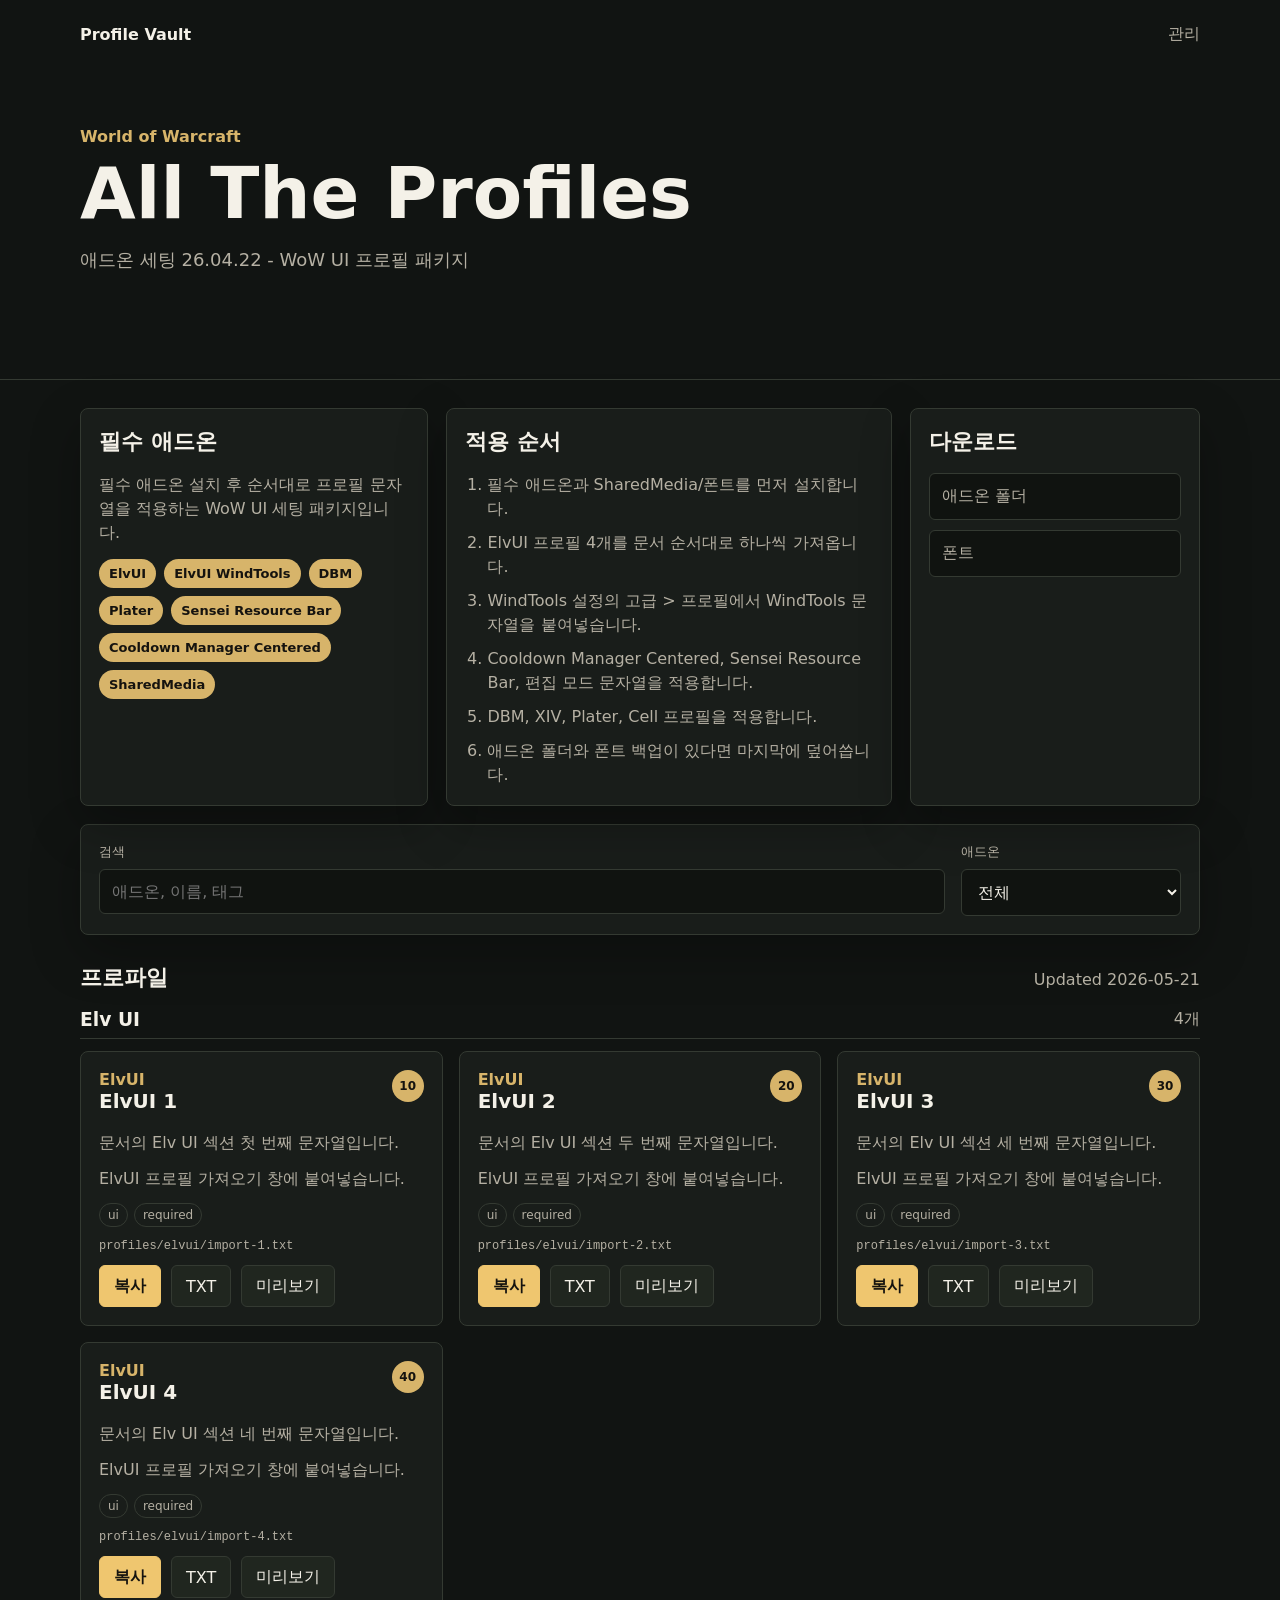
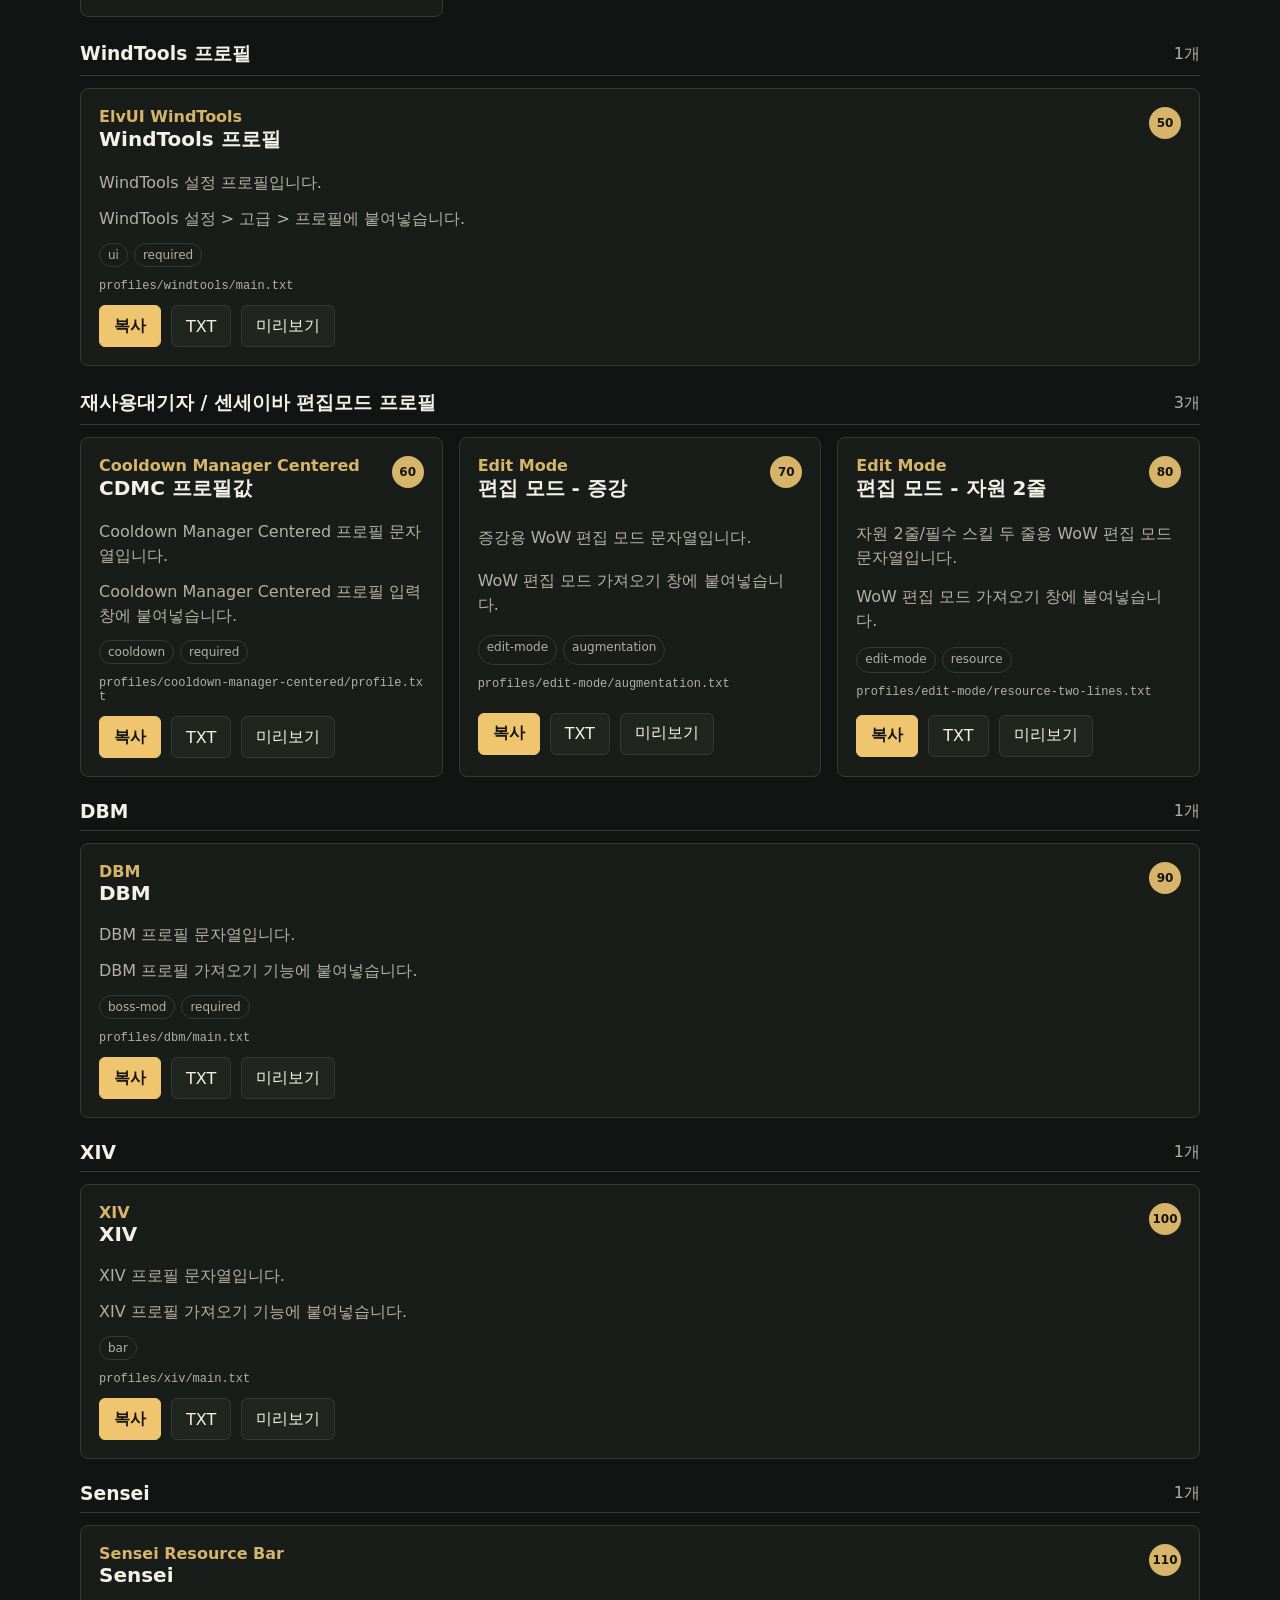
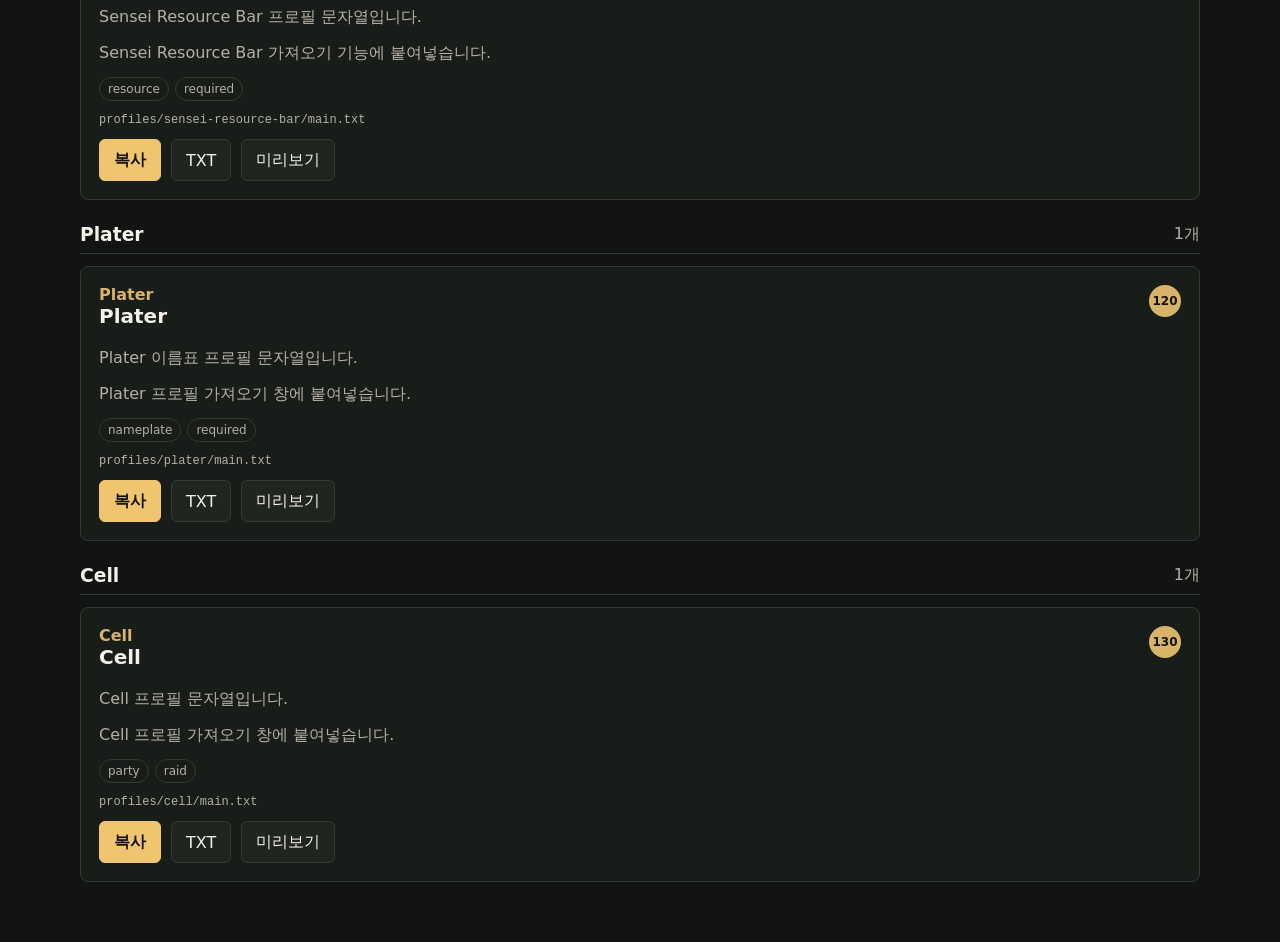
<file: index.html>
<!doctype html>
<html lang="ko">
  <head>
    <meta charset="utf-8">
    <meta name="viewport" content="width=device-width, initial-scale=1">
    <title>WoW Addon Profile Vault</title>
    <link rel="stylesheet" href="assets/styles.css">
    <script defer src="assets/app.js"></script>
  </head>
  <body>
    <header class="site-header">
      <nav class="topbar" aria-label="주요 메뉴">
        <a class="brand" href="index.html">Profile Vault</a>
        <a class="nav-link" href="admin.html">관리</a>
      </nav>
      <section class="hero">
        <div>
          <p class="eyebrow">World of Warcraft</p>
          <h1 id="site-title">애드온 프로파일 보관함</h1>
          <p id="site-subtitle">ElvUI, Details!, DBM, 편집 모드 프로파일을 한곳에서 복사하세요.</p>
        </div>
        <a id="download-link" class="button primary hidden" href="#" target="_blank" rel="noreferrer">백업 다운로드</a>
      </section>
    </header>

    <main class="layout">
      <section class="setup-overview">
        <div class="overview-block">
          <div class="section-heading">
            <h2>필수 애드온</h2>
          </div>
          <p id="package-summary" class="overview-copy"></p>
          <div id="required-addons" class="pill-list"></div>
        </div>
        <div class="overview-block">
          <div class="section-heading">
            <h2>적용 순서</h2>
          </div>
          <ol id="apply-order" class="step-list"></ol>
        </div>
        <div class="overview-block">
          <div class="section-heading">
            <h2>다운로드</h2>
          </div>
          <div id="resource-links" class="resource-list"></div>
        </div>
      </section>

      <section class="toolbar" aria-label="검색 및 필터">
        <label class="search-field">
          <span>검색</span>
          <input id="search-input" type="search" placeholder="애드온, 이름, 태그">
        </label>
        <label class="select-field">
          <span>애드온</span>
          <select id="addon-filter">
            <option value="">전체</option>
          </select>
        </label>
      </section>

      <section>
        <div class="section-heading">
          <h2>프로파일</h2>
          <p id="updated-at"></p>
        </div>
        <div id="profile-list" class="profile-grid"></div>
        <p id="empty-state" class="empty hidden">조건에 맞는 프로파일이 없습니다.</p>
      </section>
    </main>
  </body>
</html>
</file>
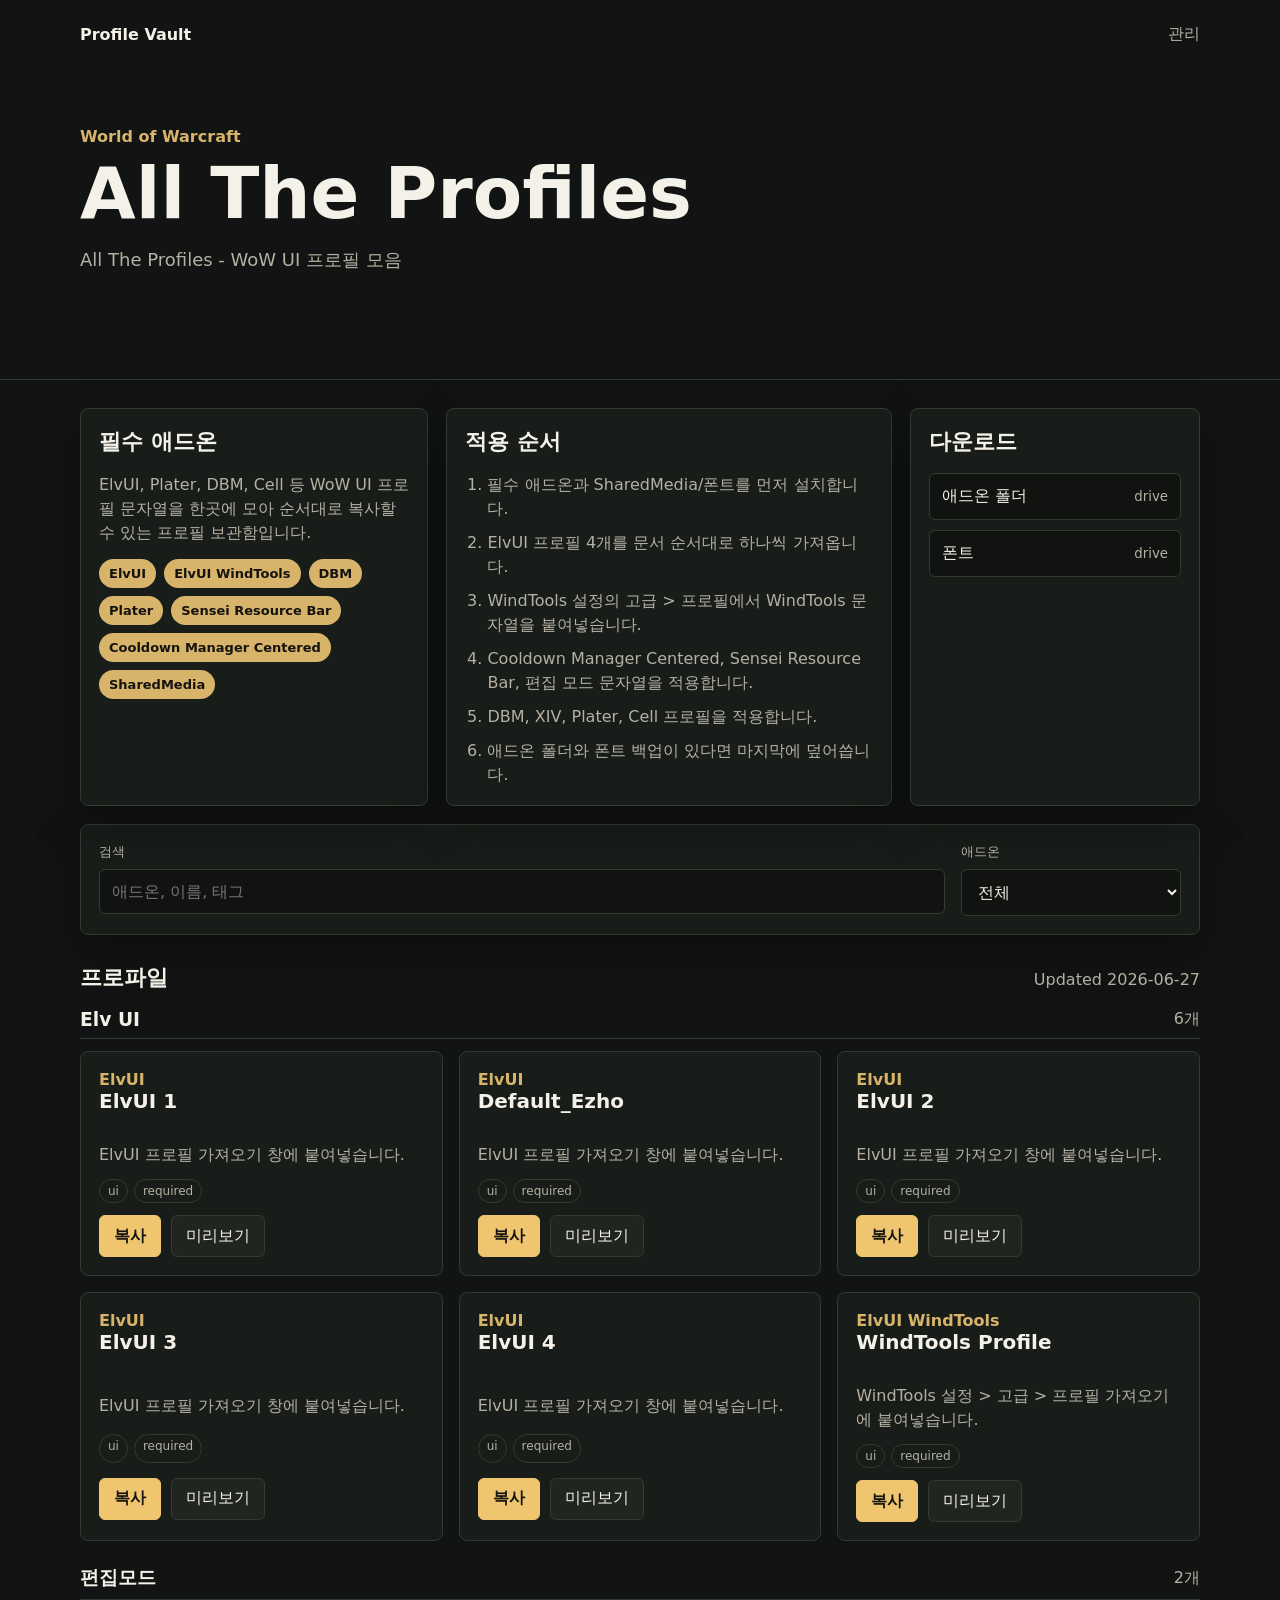
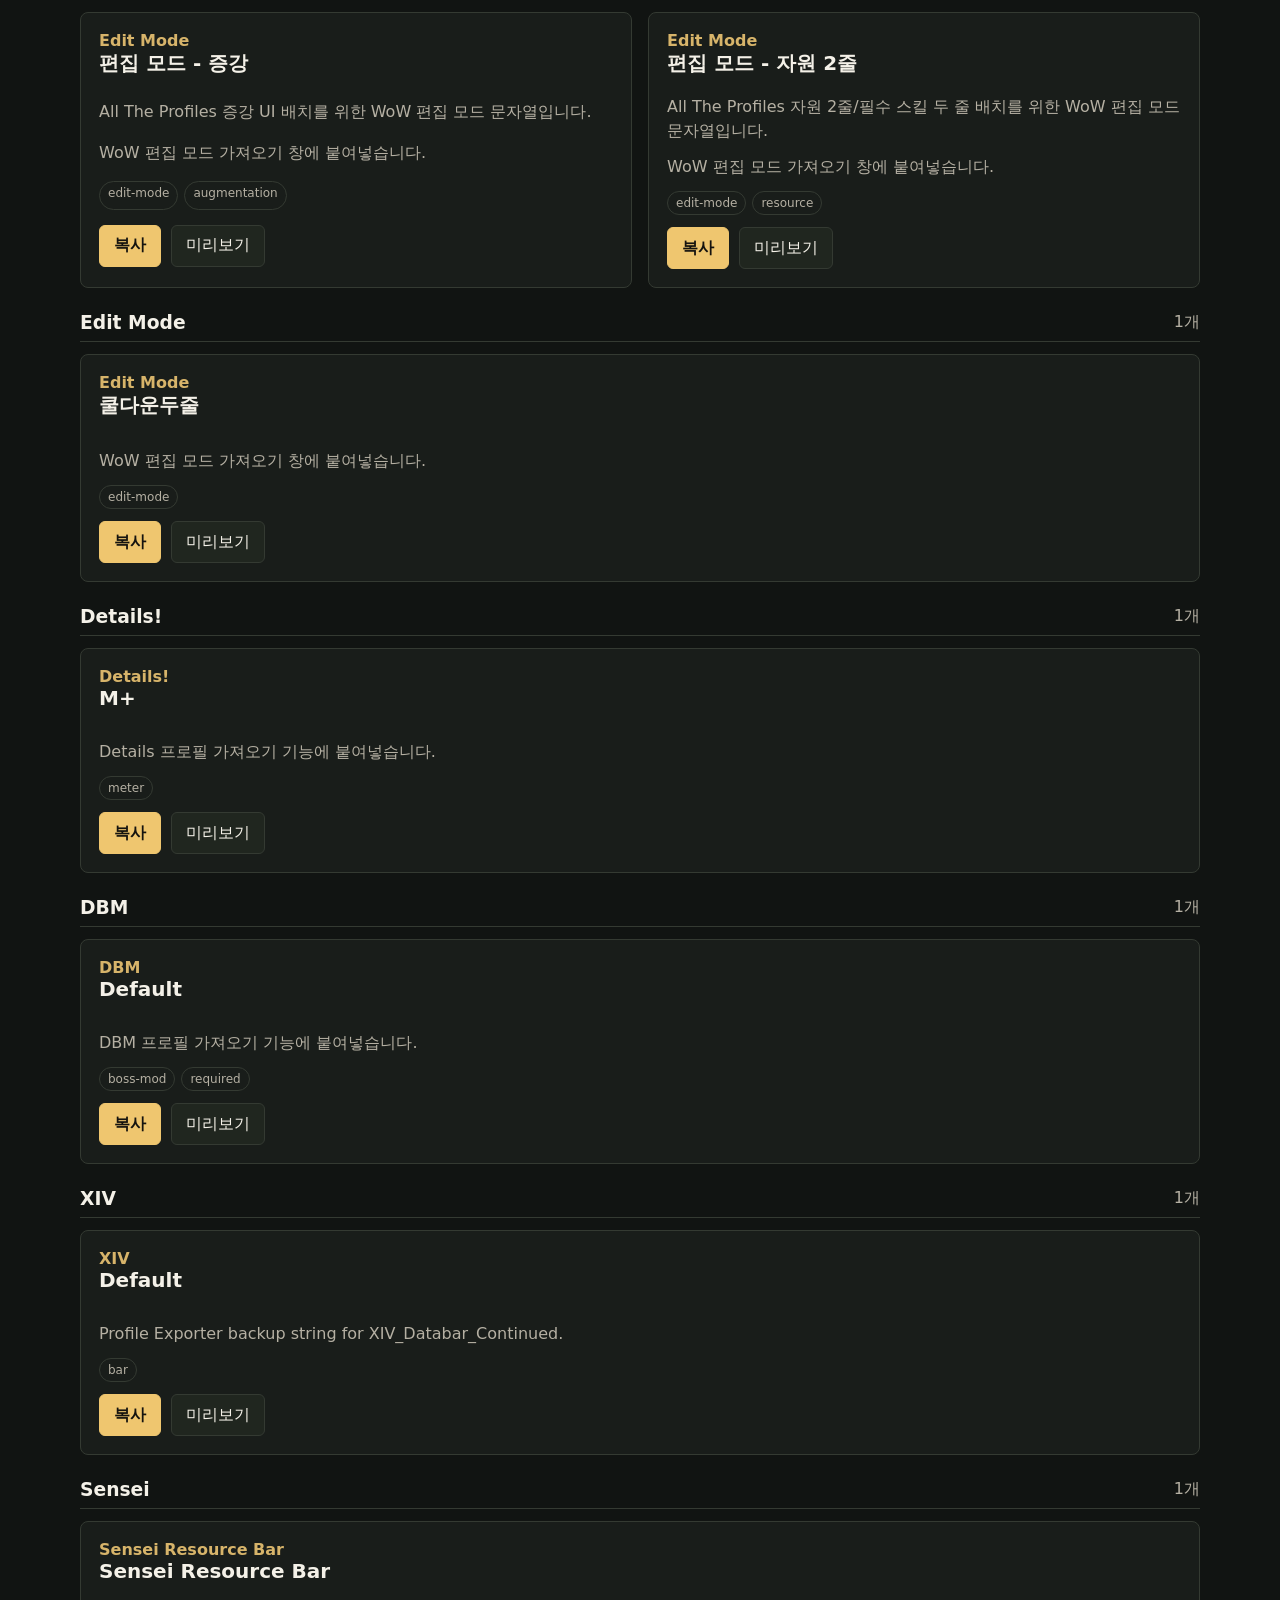
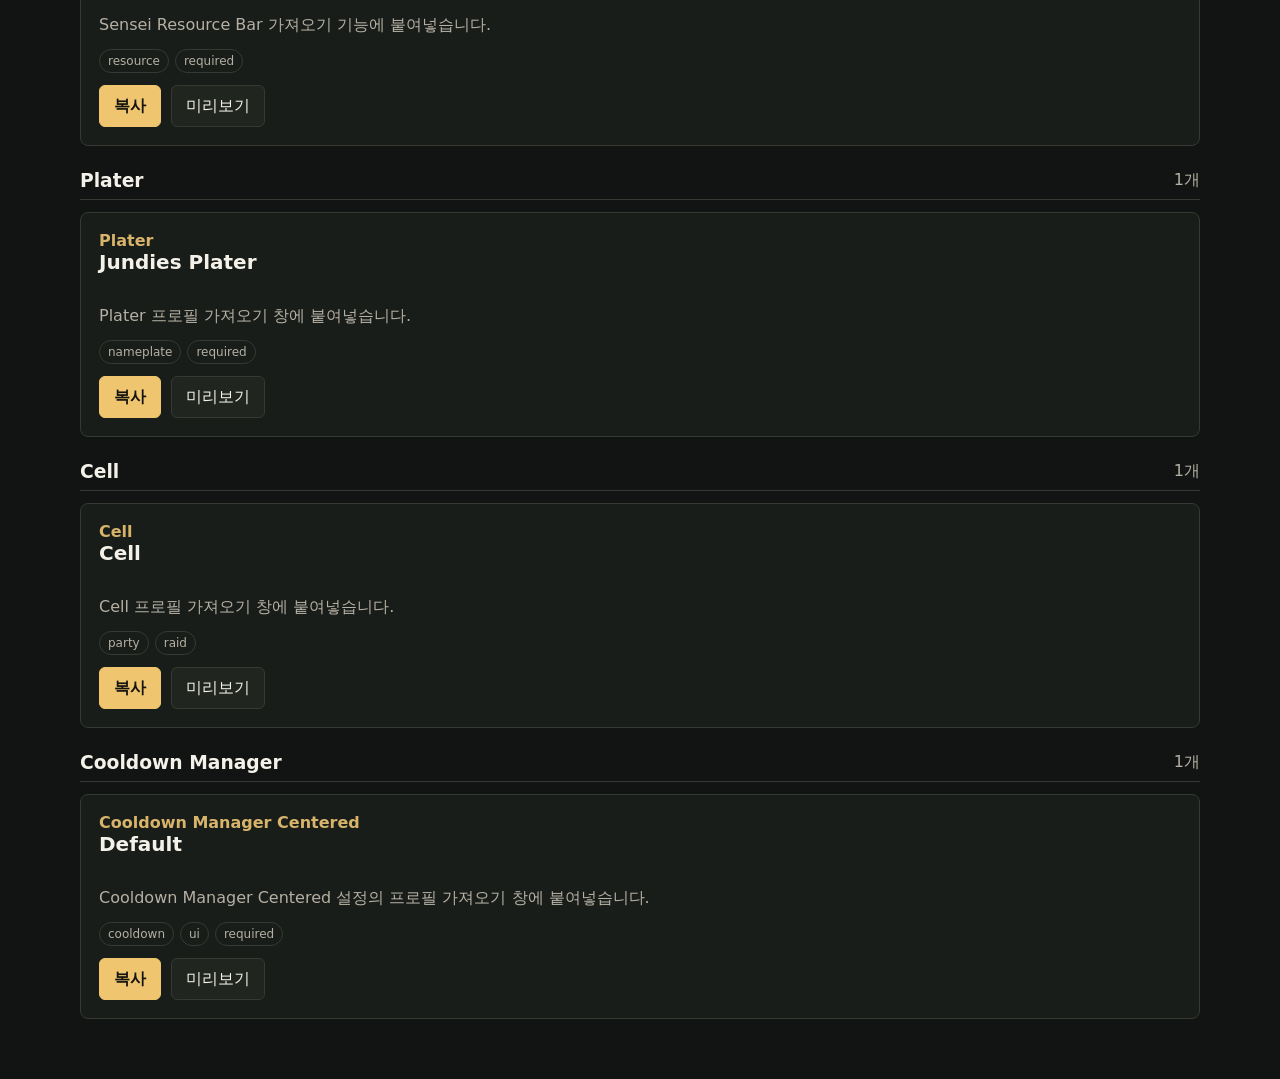
<file: docs/index.html>
<!doctype html>
<html lang="ko">
  <head>
    <meta charset="utf-8">
    <meta name="viewport" content="width=device-width, initial-scale=1">
    <title>WoW Addon Profile Vault</title>
    <link rel="stylesheet" href="assets/styles.css">
    <script defer src="assets/app.js"></script>
  </head>
  <body>
    <header class="site-header">
      <nav class="topbar" aria-label="주요 메뉴">
        <a class="brand" href="index.html">Profile Vault</a>
        <a class="nav-link" href="admin.html">관리</a>
      </nav>
      <section class="hero">
        <div>
          <p class="eyebrow">World of Warcraft</p>
          <h1 id="site-title">All The Profiles</h1>
          <p id="site-subtitle">WoW UI 프로필 문자열을 한곳에서 확인하고 복사하세요.</p>
        </div>
      </section>
    </header>

    <main class="layout">
      <section class="setup-overview">
        <div class="overview-block">
          <div class="section-heading">
            <h2>필수 애드온</h2>
          </div>
          <p id="package-summary" class="overview-copy"></p>
          <div id="required-addons" class="pill-list"></div>
        </div>
        <div class="overview-block">
          <div class="section-heading">
            <h2>적용 순서</h2>
          </div>
          <ol id="apply-order" class="step-list"></ol>
        </div>
        <div class="overview-block">
          <div class="section-heading">
            <h2>다운로드</h2>
          </div>
          <div id="resource-links" class="resource-list"></div>
        </div>
      </section>

      <section class="toolbar" aria-label="검색 및 필터">
        <label class="search-field">
          <span>검색</span>
          <input id="search-input" type="search" placeholder="애드온, 이름, 태그">
        </label>
        <label class="select-field">
          <span>애드온</span>
          <select id="addon-filter">
            <option value="">전체</option>
          </select>
        </label>
      </section>

      <section>
        <div class="section-heading">
          <h2>프로파일</h2>
          <p id="updated-at"></p>
        </div>
        <div id="profile-list" class="profile-grid"></div>
        <p id="empty-state" class="empty hidden">조건에 맞는 프로파일이 없습니다.</p>
      </section>
    </main>
  </body>
</html>
</file>
<file: assets/styles.css>
:root {
  color-scheme: dark;
  --bg: #111412;
  --panel: #191d1a;
  --panel-strong: #20261f;
  --text: #f4f1e8;
  --muted: #b5b0a3;
  --line: #343a32;
  --accent: #d7b46a;
  --accent-strong: #efc66f;
  --danger: #e16f5f;
  --shadow: 0 18px 50px rgba(0, 0, 0, 0.28);
  font-family: Inter, ui-sans-serif, system-ui, -apple-system, BlinkMacSystemFont, "Segoe UI", sans-serif;
}

* {
  box-sizing: border-box;
}

body {
  margin: 0;
  background: var(--bg);
  color: var(--text);
}

a {
  color: inherit;
}

button,
input,
select,
textarea {
  font: inherit;
}

.site-header {
  min-height: 380px;
  background:
    linear-gradient(90deg, rgba(17, 20, 18, 0.92), rgba(17, 20, 18, 0.5)),
    url("https://images.unsplash.com/photo-1511512578047-dfb367046420?auto=format&fit=crop&w=1800&q=80");
  background-position: center;
  background-size: cover;
  border-bottom: 1px solid var(--line);
}

.site-header.compact {
  min-height: 270px;
}

.topbar,
.hero,
.layout {
  width: min(1120px, calc(100% - 32px));
  margin: 0 auto;
}

.topbar {
  height: 68px;
  display: flex;
  align-items: center;
  justify-content: space-between;
}

.brand {
  font-weight: 800;
  text-decoration: none;
  letter-spacing: 0;
}

.nav-link {
  color: var(--muted);
  text-decoration: none;
}

.hero {
  min-height: 300px;
  display: flex;
  align-items: center;
  justify-content: space-between;
  gap: 24px;
  padding-bottom: 34px;
}

.compact .hero {
  min-height: 190px;
}

.eyebrow {
  color: var(--accent);
  font-weight: 700;
  margin: 0 0 12px;
}

h1,
h2,
p {
  margin-top: 0;
}

h1 {
  max-width: 760px;
  font-size: clamp(38px, 6vw, 72px);
  line-height: 0.98;
  margin-bottom: 18px;
}

h2 {
  font-size: 22px;
  margin-bottom: 0;
}

h3,
h4 {
  margin-top: 0;
}

.hero p:not(.eyebrow) {
  max-width: 680px;
  color: var(--muted);
  font-size: 18px;
  line-height: 1.6;
  margin-bottom: 0;
}

.layout {
  padding: 28px 0 60px;
}

.toolbar,
.panel {
  background: var(--panel);
  border: 1px solid var(--line);
  border-radius: 8px;
  box-shadow: var(--shadow);
}

.setup-overview {
  display: grid;
  grid-template-columns: minmax(0, 0.9fr) minmax(0, 1.15fr) minmax(0, 0.75fr);
  gap: 18px;
  margin-bottom: 18px;
}

.overview-block {
  background: var(--panel);
  border: 1px solid var(--line);
  border-radius: 8px;
  padding: 18px;
  box-shadow: var(--shadow);
}

.pill-list {
  display: flex;
  flex-wrap: wrap;
  gap: 8px;
}

.overview-copy {
  color: var(--muted);
  line-height: 1.5;
  margin-bottom: 14px;
}

.pill {
  color: #15130f;
  background: var(--accent);
  border-radius: 999px;
  padding: 7px 10px;
  font-size: 13px;
  font-weight: 800;
}

.step-list {
  display: grid;
  gap: 10px;
  margin: 0;
  padding-left: 22px;
  color: var(--muted);
  line-height: 1.5;
}

.resource-list {
  display: grid;
  gap: 10px;
}

.resource-item {
  display: flex;
  align-items: center;
  justify-content: space-between;
  gap: 12px;
  color: var(--text);
  background: #101310;
  border: 1px solid var(--line);
  border-radius: 6px;
  padding: 12px;
  text-decoration: none;
}

.resource-item.disabled {
  color: var(--muted);
}

.resource-item small {
  color: var(--muted);
}

.toolbar {
  display: grid;
  grid-template-columns: 1fr 220px;
  gap: 16px;
  padding: 18px;
  margin-bottom: 28px;
}

label span {
  display: block;
  color: var(--muted);
  font-size: 13px;
  margin-bottom: 8px;
}

input,
select,
textarea {
  width: 100%;
  color: var(--text);
  background: #101310;
  border: 1px solid var(--line);
  border-radius: 6px;
  padding: 12px 12px;
  outline: none;
}

textarea {
  resize: vertical;
  min-height: 180px;
  font-family: "Cascadia Mono", Consolas, monospace;
  line-height: 1.45;
}

input:focus,
select:focus,
textarea:focus {
  border-color: var(--accent);
}

.section-heading {
  display: flex;
  align-items: baseline;
  justify-content: space-between;
  gap: 16px;
  margin-bottom: 16px;
}

.section-heading p {
  color: var(--muted);
  margin-bottom: 0;
}

.profile-grid {
  display: grid;
  gap: 24px;
}

.profile-group {
  display: grid;
  gap: 12px;
}

.group-heading {
  display: flex;
  align-items: center;
  justify-content: space-between;
  border-bottom: 1px solid var(--line);
  padding-bottom: 8px;
}

.group-heading h3 {
  margin-bottom: 0;
}

.group-heading span,
.instruction {
  color: var(--muted);
}

.profile-grid-inner {
  display: grid;
  grid-template-columns: repeat(auto-fit, minmax(290px, 1fr));
  gap: 16px;
}

.profile-card {
  display: grid;
  gap: 12px;
  background: var(--panel);
  border: 1px solid var(--line);
  border-radius: 8px;
  padding: 18px;
}

.profile-card header {
  display: flex;
  align-items: flex-start;
  justify-content: space-between;
  gap: 14px;
}

.profile-card h4 {
  margin: 0 0 6px;
  font-size: 20px;
}

.profile-card .addon {
  color: var(--accent);
  font-weight: 700;
}

.order-badge {
  min-width: 32px;
  height: 32px;
  display: inline-flex;
  align-items: center;
  justify-content: center;
  color: #15130f;
  background: var(--accent);
  border-radius: 50%;
  font-size: 12px;
  font-weight: 900;
}

.profile-card p {
  color: var(--muted);
  line-height: 1.5;
  margin-bottom: 0;
}

.profile-body {
  max-height: 130px;
  overflow: hidden;
  color: #d9d5ca;
  background: #0e110f;
  border: 1px solid var(--line);
  border-radius: 6px;
  padding: 12px;
  white-space: pre-wrap;
  word-break: break-all;
  font-family: "Cascadia Mono", Consolas, monospace;
  font-size: 12px;
}

.profile-body:not(.hidden) {
  max-height: 260px;
  overflow: auto;
}

.profile-meta {
  color: var(--muted);
  font-family: "Cascadia Mono", Consolas, monospace;
  font-size: 12px;
  word-break: break-all;
}

.tags {
  display: flex;
  flex-wrap: wrap;
  gap: 6px;
}

.tag {
  color: var(--muted);
  border: 1px solid var(--line);
  border-radius: 999px;
  padding: 4px 8px;
  font-size: 12px;
}

.button {
  min-height: 42px;
  display: inline-flex;
  align-items: center;
  justify-content: center;
  gap: 8px;
  color: var(--text);
  background: var(--panel-strong);
  border: 1px solid var(--line);
  border-radius: 6px;
  padding: 0 14px;
  cursor: pointer;
  text-decoration: none;
  white-space: nowrap;
}

.button:hover {
  border-color: var(--accent);
}

.button.primary {
  color: #15130f;
  background: var(--accent-strong);
  border-color: var(--accent-strong);
  font-weight: 800;
}

.button.danger {
  color: var(--danger);
}

.hidden {
  display: none !important;
}

.empty {
  color: var(--muted);
  padding: 32px;
  text-align: center;
  border: 1px dashed var(--line);
  border-radius: 8px;
}

.admin-layout {
  display: grid;
  gap: 18px;
}

.panel {
  padding: 18px;
}

.form-grid {
  display: grid;
  grid-template-columns: repeat(2, minmax(0, 1fr));
  gap: 16px;
}

.wide,
.actions {
  grid-column: 1 / -1;
}

.actions {
  display: flex;
  flex-wrap: wrap;
  gap: 10px;
}

.compact-actions {
  align-items: center;
}

.file-field {
  display: block;
  margin-top: 16px;
}

.admin-list {
  display: grid;
  gap: 10px;
}

.admin-item {
  width: 100%;
  display: flex;
  align-items: center;
  justify-content: space-between;
  gap: 16px;
  color: var(--text);
  background: #101310;
  border: 1px solid var(--line);
  border-radius: 6px;
  padding: 14px;
  text-align: left;
  cursor: pointer;
}

.admin-item strong {
  display: block;
}

.admin-item span {
  color: var(--muted);
}

.admin-item small {
  display: block;
  color: var(--muted);
  font-family: "Cascadia Mono", Consolas, monospace;
  font-size: 12px;
  margin-top: 5px;
  word-break: break-all;
}

@media (max-width: 760px) {
  .hero {
    align-items: flex-start;
    justify-content: flex-end;
    flex-direction: column;
  }

  .toolbar,
  .setup-overview,
  .form-grid {
    grid-template-columns: 1fr;
  }

  .section-heading {
    align-items: flex-start;
    flex-direction: column;
  }
}
</file>
<file: docs/assets/styles.css>
:root {
  color-scheme: dark;
  --bg: #111412;
  --panel: #191d1a;
  --panel-strong: #20261f;
  --text: #f4f1e8;
  --muted: #b5b0a3;
  --line: #343a32;
  --accent: #d7b46a;
  --accent-strong: #efc66f;
  --danger: #e16f5f;
  --shadow: 0 18px 50px rgba(0, 0, 0, 0.28);
  font-family: Inter, ui-sans-serif, system-ui, -apple-system, BlinkMacSystemFont, "Segoe UI", sans-serif;
}

* {
  box-sizing: border-box;
}

body {
  margin: 0;
  background: var(--bg);
  color: var(--text);
}

a {
  color: inherit;
}

button,
input,
select,
textarea {
  font: inherit;
}

.site-header {
  min-height: 380px;
  background:
    linear-gradient(90deg, rgba(17, 20, 18, 0.92), rgba(17, 20, 18, 0.5)),
    url("https://images.unsplash.com/photo-1511512578047-dfb367046420?auto=format&fit=crop&w=1800&q=80");
  background-position: center;
  background-size: cover;
  border-bottom: 1px solid var(--line);
}

.site-header.compact {
  min-height: 270px;
}

.topbar,
.hero,
.layout {
  width: min(1120px, calc(100% - 32px));
  margin: 0 auto;
}

.topbar {
  height: 68px;
  display: flex;
  align-items: center;
  justify-content: space-between;
}

.brand {
  font-weight: 800;
  text-decoration: none;
  letter-spacing: 0;
}

.nav-link {
  color: var(--muted);
  text-decoration: none;
}

.hero {
  min-height: 300px;
  display: flex;
  align-items: center;
  justify-content: space-between;
  gap: 24px;
  padding-bottom: 34px;
}

.compact .hero {
  min-height: 190px;
}

.eyebrow {
  color: var(--accent);
  font-weight: 700;
  margin: 0 0 12px;
}

h1,
h2,
p {
  margin-top: 0;
}

h1 {
  max-width: 760px;
  font-size: clamp(38px, 6vw, 72px);
  line-height: 0.98;
  margin-bottom: 18px;
}

h2 {
  font-size: 22px;
  margin-bottom: 0;
}

h3,
h4 {
  margin-top: 0;
}

.hero p:not(.eyebrow) {
  max-width: 680px;
  color: var(--muted);
  font-size: 18px;
  line-height: 1.6;
  margin-bottom: 0;
}

.layout {
  padding: 28px 0 60px;
}

.toolbar,
.panel {
  background: var(--panel);
  border: 1px solid var(--line);
  border-radius: 8px;
  box-shadow: var(--shadow);
}

.setup-overview {
  display: grid;
  grid-template-columns: minmax(0, 0.9fr) minmax(0, 1.15fr) minmax(0, 0.75fr);
  gap: 18px;
  margin-bottom: 18px;
}

.overview-block {
  background: var(--panel);
  border: 1px solid var(--line);
  border-radius: 8px;
  padding: 18px;
  box-shadow: var(--shadow);
}

.pill-list {
  display: flex;
  flex-wrap: wrap;
  gap: 8px;
}

.overview-copy {
  color: var(--muted);
  line-height: 1.5;
  margin-bottom: 14px;
}

.pill {
  color: #15130f;
  background: var(--accent);
  border-radius: 999px;
  padding: 7px 10px;
  font-size: 13px;
  font-weight: 800;
}

.step-list {
  display: grid;
  gap: 10px;
  margin: 0;
  padding-left: 22px;
  color: var(--muted);
  line-height: 1.5;
}

.resource-list {
  display: grid;
  gap: 10px;
}

.resource-item {
  display: flex;
  align-items: center;
  justify-content: space-between;
  gap: 12px;
  color: var(--text);
  background: #101310;
  border: 1px solid var(--line);
  border-radius: 6px;
  padding: 12px;
  text-decoration: none;
}

.resource-item.disabled {
  color: var(--muted);
}

.resource-item small {
  color: var(--muted);
}

.toolbar {
  display: grid;
  grid-template-columns: 1fr 220px;
  gap: 16px;
  padding: 18px;
  margin-bottom: 28px;
}

label span {
  display: block;
  color: var(--muted);
  font-size: 13px;
  margin-bottom: 8px;
}

input,
select,
textarea {
  width: 100%;
  color: var(--text);
  background: #101310;
  border: 1px solid var(--line);
  border-radius: 6px;
  padding: 12px 12px;
  outline: none;
}

textarea {
  resize: vertical;
  min-height: 180px;
  font-family: "Cascadia Mono", Consolas, monospace;
  line-height: 1.45;
}

input:focus,
select:focus,
textarea:focus {
  border-color: var(--accent);
}

.section-heading {
  display: flex;
  align-items: baseline;
  justify-content: space-between;
  gap: 16px;
  margin-bottom: 16px;
}

.section-heading p {
  color: var(--muted);
  margin-bottom: 0;
}

.profile-grid {
  display: grid;
  gap: 24px;
}

.profile-group {
  display: grid;
  gap: 12px;
}

.group-heading {
  display: flex;
  align-items: center;
  justify-content: space-between;
  border-bottom: 1px solid var(--line);
  padding-bottom: 8px;
}

.group-heading h3 {
  margin-bottom: 0;
}

.group-heading span,
.instruction {
  color: var(--muted);
}

.profile-grid-inner {
  display: grid;
  grid-template-columns: repeat(auto-fit, minmax(290px, 1fr));
  gap: 16px;
}

.profile-card {
  display: grid;
  gap: 12px;
  background: var(--panel);
  border: 1px solid var(--line);
  border-radius: 8px;
  padding: 18px;
}

.profile-card header {
  display: flex;
  align-items: flex-start;
  justify-content: space-between;
  gap: 14px;
}

.profile-card h4 {
  margin: 0 0 6px;
  font-size: 20px;
}

.profile-card .addon {
  color: var(--accent);
  font-weight: 700;
}

.order-badge {
  min-width: 32px;
  height: 32px;
  display: inline-flex;
  align-items: center;
  justify-content: center;
  color: #15130f;
  background: var(--accent);
  border-radius: 50%;
  font-size: 12px;
  font-weight: 900;
}

.profile-card p {
  color: var(--muted);
  line-height: 1.5;
  margin-bottom: 0;
}

.profile-body {
  max-height: 130px;
  overflow: hidden;
  color: #d9d5ca;
  background: #0e110f;
  border: 1px solid var(--line);
  border-radius: 6px;
  padding: 12px;
  white-space: pre-wrap;
  word-break: break-all;
  font-family: "Cascadia Mono", Consolas, monospace;
  font-size: 12px;
}

.profile-body:not(.hidden) {
  max-height: 260px;
  overflow: auto;
}

.profile-meta {
  color: var(--muted);
  font-family: "Cascadia Mono", Consolas, monospace;
  font-size: 12px;
  word-break: break-all;
}

.tags {
  display: flex;
  flex-wrap: wrap;
  gap: 6px;
}

.tag {
  color: var(--muted);
  border: 1px solid var(--line);
  border-radius: 999px;
  padding: 4px 8px;
  font-size: 12px;
}

.button {
  min-height: 42px;
  display: inline-flex;
  align-items: center;
  justify-content: center;
  gap: 8px;
  color: var(--text);
  background: var(--panel-strong);
  border: 1px solid var(--line);
  border-radius: 6px;
  padding: 0 14px;
  cursor: pointer;
  text-decoration: none;
  white-space: nowrap;
}

.button:hover {
  border-color: var(--accent);
}

.button.primary {
  color: #15130f;
  background: var(--accent-strong);
  border-color: var(--accent-strong);
  font-weight: 800;
}

.button.danger {
  color: var(--danger);
}

.hidden {
  display: none !important;
}

.empty {
  color: var(--muted);
  padding: 32px;
  text-align: center;
  border: 1px dashed var(--line);
  border-radius: 8px;
}

.admin-layout {
  display: grid;
  gap: 18px;
}

.panel {
  padding: 18px;
}

.form-grid {
  display: grid;
  grid-template-columns: repeat(2, minmax(0, 1fr));
  gap: 16px;
}

.wide,
.actions {
  grid-column: 1 / -1;
}

.actions {
  display: flex;
  flex-wrap: wrap;
  gap: 10px;
}

.compact-actions {
  align-items: center;
}

.file-field {
  display: block;
  margin-top: 16px;
}

.admin-list {
  display: grid;
  gap: 10px;
}

.admin-item {
  width: 100%;
  display: flex;
  align-items: center;
  justify-content: space-between;
  gap: 16px;
  color: var(--text);
  background: #101310;
  border: 1px solid var(--line);
  border-radius: 6px;
  padding: 14px;
  text-align: left;
  cursor: pointer;
}

.admin-item strong {
  display: block;
}

.admin-item span {
  color: var(--muted);
}

.admin-item small {
  display: block;
  color: var(--muted);
  font-family: "Cascadia Mono", Consolas, monospace;
  font-size: 12px;
  margin-top: 5px;
  word-break: break-all;
}

@media (max-width: 760px) {
  .hero {
    align-items: flex-start;
    justify-content: flex-end;
    flex-direction: column;
  }

  .toolbar,
  .setup-overview,
  .form-grid {
    grid-template-columns: 1fr;
  }

  .section-heading {
    align-items: flex-start;
    flex-direction: column;
  }
}
</file>
